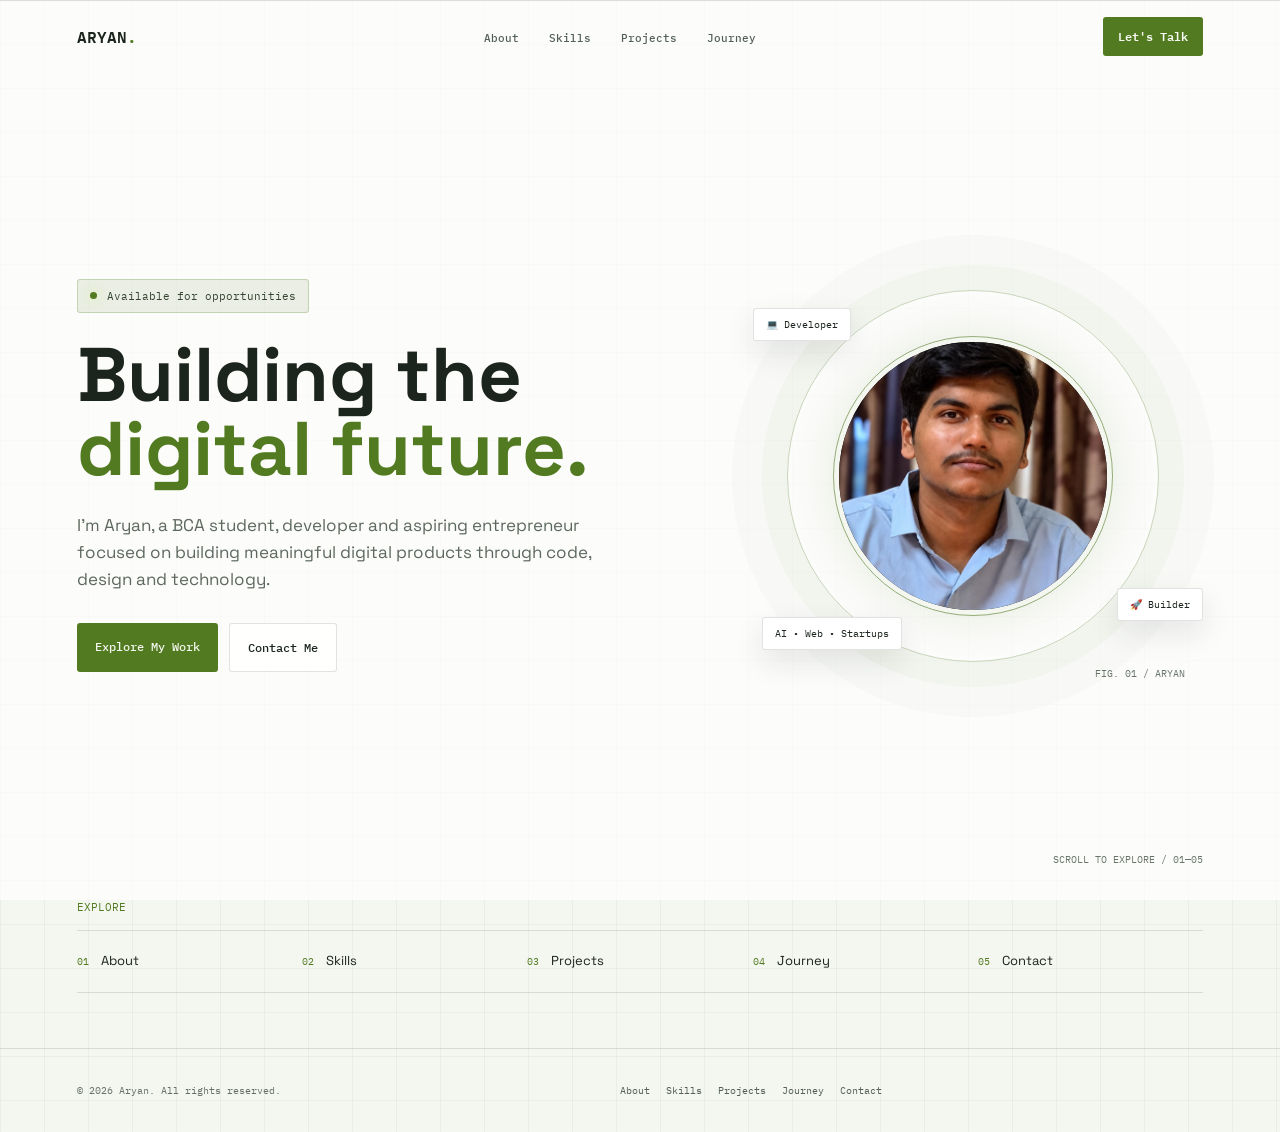
<file: index.html>
<!DOCTYPE html>
<html lang="en">
<head>
  <meta charset="UTF-8" />
  <meta name="viewport" content="width=device-width, initial-scale=1.0" />
  <meta name="description" content="Aryan's personal portfolio - Developer, Builder and Entrepreneur." />
  <title>Aryan | Developer Portfolio</title>
  <link rel="preconnect" href="https://fonts.googleapis.com">
  <link rel="preconnect" href="https://fonts.gstatic.com" crossorigin>
  <link href="https://fonts.googleapis.com/css2?family=IBM+Plex+Mono:wght@400;500;600&family=Space+Grotesk:wght@400;500;600;700&display=swap" rel="stylesheet" />
  <link rel="stylesheet" href="style.css" />
</head>
<body class="home-page">
  <header id="header">
    <nav>
      <a href="index.html#home" class="logo" aria-current="page">ARYAN<span>.</span></a>
      <ul class="nav-links">
        <li><a href="about.html">About</a></li>
        <li><a href="skills.html">Skills</a></li>
        <li><a href="projects.html">Projects</a></li>
        <li><a href="journey.html">Journey</a></li>
      </ul>
      <a href="contact.html" class="nav-btn">Let's Talk</a>
    </nav>
  </header>
  <main>
    <section class="hero" id="home">
      <div class="hero-container">
        <div class="hero-content">
          <div class="badge"><span class="status-dot"></span>Available for opportunities</div>
          <h1>Building the<br><span>digital future.</span></h1>
          <p class="hero-description">I'm Aryan, a BCA student, developer and aspiring entrepreneur focused on building meaningful digital products through code, design and technology.</p>
          <div class="hero-buttons">
            <a href="projects.html" class="primary-btn">Explore My Work</a>
            <a href="contact.html" class="secondary-btn">Contact Me</a>
          </div>
        </div>
        <div class="hero-card">
          <div class="floating-card fc1">💻 Developer</div>
          <div class="floating-card fc2">🚀 Builder</div>
          <div class="floating-card fc3">AI • Web • Startups</div>
          <div class="profile-circle"><img src="profile.jpeg" alt="Aryan"></div>
        </div>
      </div>
    </section>
    <section class="page-directory" aria-label="Portfolio pages">
      <div class="section-container">
        <div class="section-label">Explore</div>
        <nav class="page-directory-links" aria-label="Portfolio pages">
          <a href="about.html"><span>01</span> About</a>
          <a href="skills.html"><span>02</span> Skills</a>
          <a href="projects.html"><span>03</span> Projects</a>
          <a href="journey.html"><span>04</span> Journey</a>
          <a href="contact.html"><span>05</span> Contact</a>
        </nav>
      </div>
    </section>
  </main>
  <footer>
    <div class="footer-container">
      <span>© 2026 Aryan. All rights reserved.</span>
      <nav class="footer-links" aria-label="Page navigation">
        <a href="about.html">About</a><a href="skills.html">Skills</a><a href="projects.html">Projects</a><a href="journey.html">Journey</a><a href="contact.html">Contact</a>
      </nav>
    </div>
  </footer>
  <script src="script.js"></script>
</body>
</html>
</file>
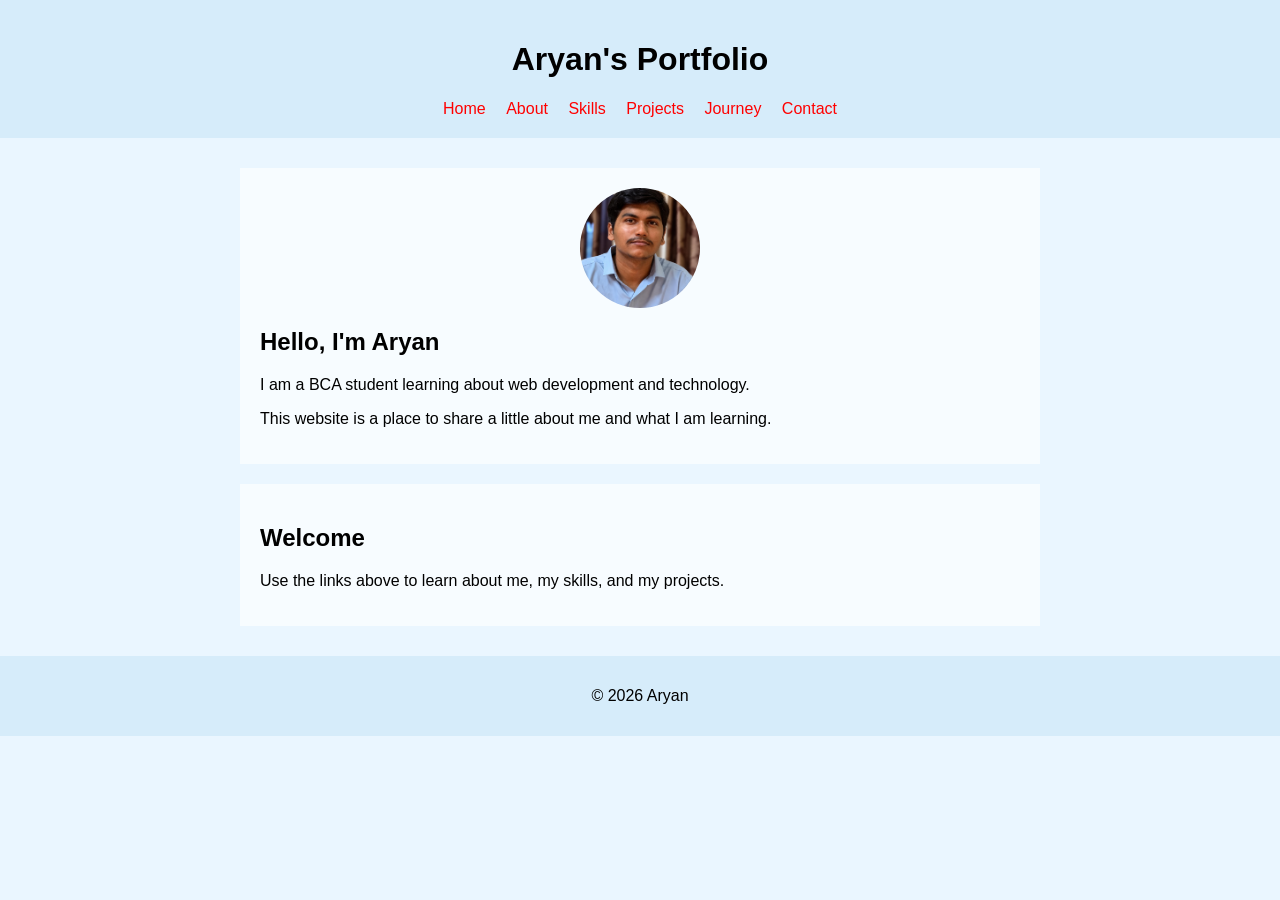
<file: portfolio/index.html>
<!DOCTYPE html>
<html lang="en">
<head>
    <title>Aryan's Portfolio</title>
    <link rel="stylesheet" href="style.css">
</head>
<body>
    <header>
        <h1>Aryan's Portfolio</h1>
        <nav>
            <a href="index.html">Home</a>
            <a href="about.html">About</a>
            <a href="skills.html">Skills</a>
            <a href="projects.html">Projects</a>
            <a href="journey.html">Journey</a>
            <a href="contact.html">Contact</a>
        </nav>
    </header>

    <main>
        <section>
            <img class="profile-photo" src="..//profile.jpeg" alt="Photo of Aryan">
            <h2>Hello, I'm Aryan</h2>
            <p>I am a BCA student learning about web development and technology.</p>
            <p>This website is a place to share a little about me and what I am learning.</p>
        </section>

        <section>
            <h2>Welcome</h2>
            <p>Use the links above to learn about me, my skills, and my projects.</p>
        </section>
    </main>

    <footer>
        <p>&copy; 2026 Aryan</p>
    </footer>
</body>
</html>
</file>
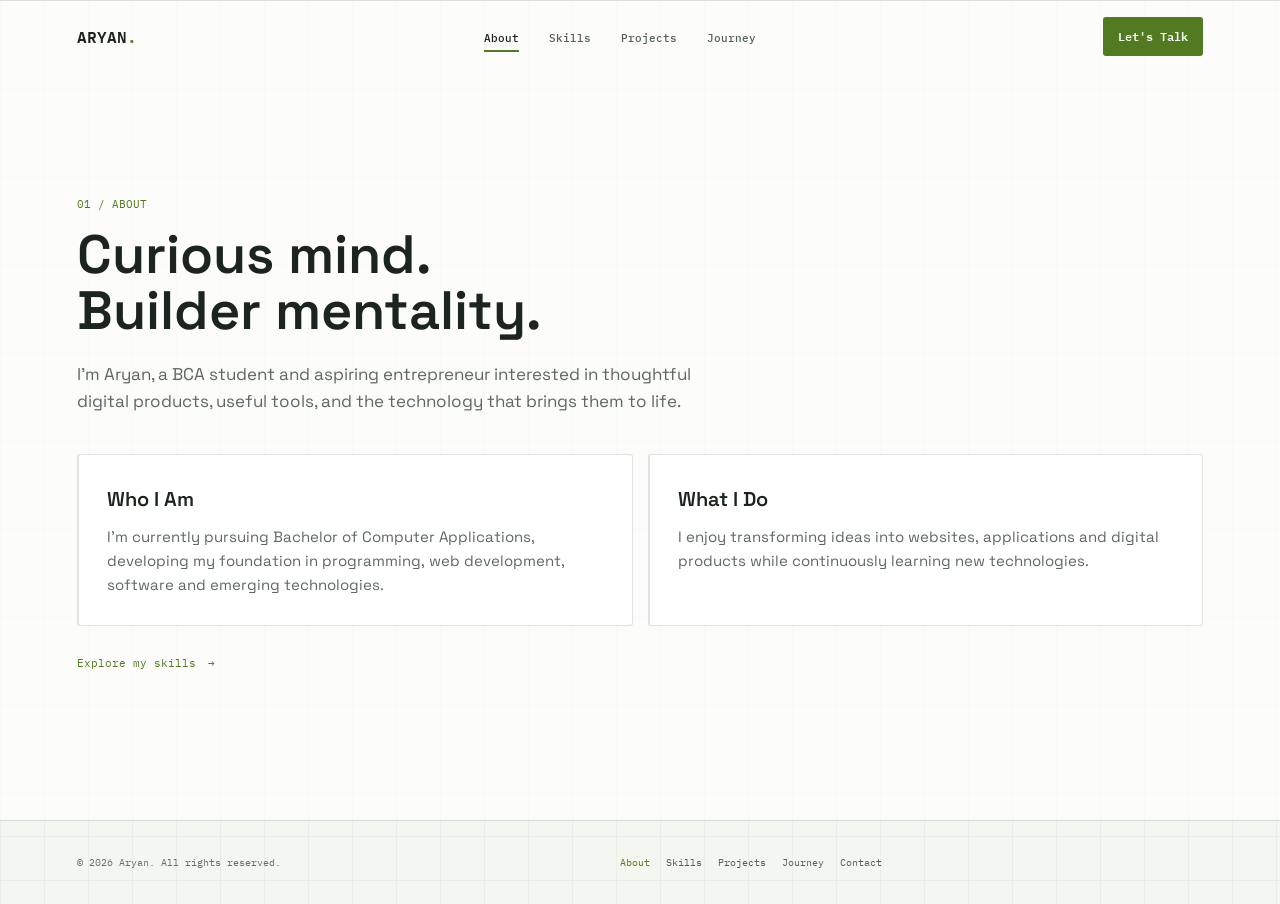
<file: about.html>
<!DOCTYPE html>
<html lang="en">
<head>
  <meta charset="UTF-8" />
  <meta name="viewport" content="width=device-width, initial-scale=1.0" />
  <meta name="description" content="Learn about Aryan, a developer, BCA student and product builder." />
  <title>About | Aryan</title>
  <link rel="preconnect" href="https://fonts.googleapis.com">
  <link rel="preconnect" href="https://fonts.gstatic.com" crossorigin>
  <link href="https://fonts.googleapis.com/css2?family=IBM+Plex+Mono:wght@400;500;600&family=Space+Grotesk:wght@400;500;600;700&display=swap" rel="stylesheet" />
  <link rel="stylesheet" href="style.css" />
</head>
<body class="inner-page">
  <header id="header">
    <nav>
      <a href="index.html#home" class="logo">ARYAN<span>.</span></a>
      <ul class="nav-links">
        <li><a href="about.html" aria-current="page">About</a></li>
        <li><a href="skills.html">Skills</a></li>
        <li><a href="projects.html">Projects</a></li>
        <li><a href="journey.html">Journey</a></li>
      </ul>
      <a href="contact.html" class="nav-btn">Let's Talk</a>
    </nav>
  </header>
  <main>
    <section class="page-section">
      <div class="section-container reveal">
        <div class="section-label">01 / About</div>
        <h1 class="section-title">Curious mind.<br>Builder mentality.</h1>
        <p class="page-lede">I'm Aryan, a BCA student and aspiring entrepreneur interested in thoughtful digital products, useful tools, and the technology that brings them to life.</p>
        <div class="about-grid">
          <article class="about-card">
            <h2>Who I Am</h2>
            <p>I'm currently pursuing Bachelor of Computer Applications, developing my foundation in programming, web development, software and emerging technologies.</p>
          </article>
          <article class="about-card">
            <h2>What I Do</h2>
            <p>I enjoy transforming ideas into websites, applications and digital products while continuously learning new technologies.</p>
          </article>
        </div>
        <a class="text-link" href="skills.html">Explore my skills <span aria-hidden="true">→</span></a>
      </div>
    </section>
  </main>
  <footer>
    <div class="footer-container">
      <span>© 2026 Aryan. All rights reserved.</span>
      <nav class="footer-links" aria-label="Page navigation">
        <a href="about.html" aria-current="page">About</a><a href="skills.html">Skills</a><a href="projects.html">Projects</a><a href="journey.html">Journey</a><a href="contact.html">Contact</a>
      </nav>
    </div>
  </footer>
  <script src="script.js"></script>
</body>
</html>
</file>
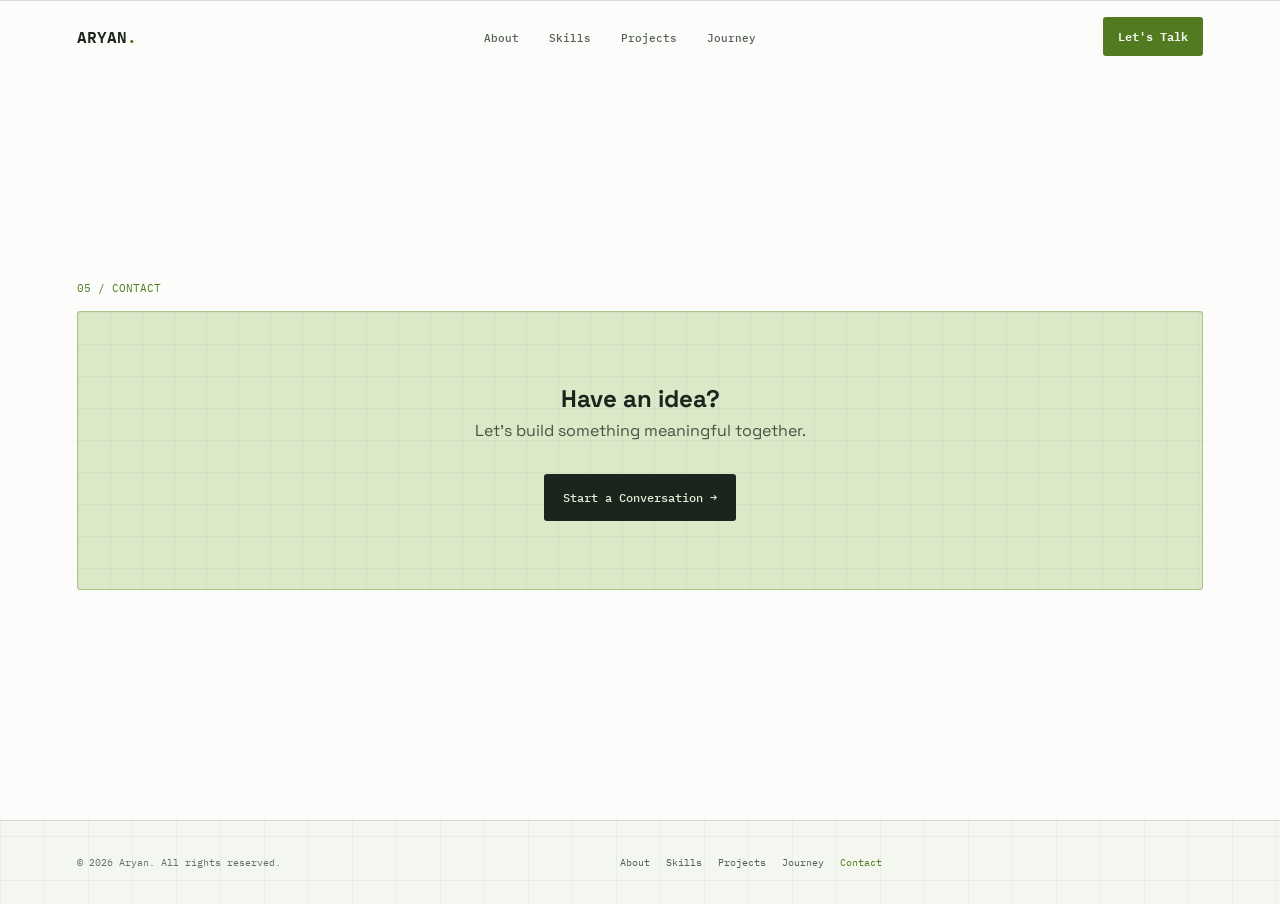
<file: contact.html>
<!DOCTYPE html>
<html lang="en">
<head>
  <meta charset="UTF-8" />
  <meta name="viewport" content="width=device-width, initial-scale=1.0" />
  <meta name="description" content="Get in touch with Aryan about ideas, projects and opportunities." />
  <title>Contact | Aryan</title>
  <link rel="preconnect" href="https://fonts.googleapis.com">
  <link rel="preconnect" href="https://fonts.gstatic.com" crossorigin>
  <link href="https://fonts.googleapis.com/css2?family=IBM+Plex+Mono:wght@400;500;600&family=Space+Grotesk:wght@400;500;600;700&display=swap" rel="stylesheet" />
  <link rel="stylesheet" href="style.css" />
</head>
<body class="inner-page">
  <header id="header">
    <nav>
      <a href="index.html#home" class="logo">ARYAN<span>.</span></a>
      <ul class="nav-links">
        <li><a href="about.html">About</a></li>
        <li><a href="skills.html">Skills</a></li>
        <li><a href="projects.html">Projects</a></li>
        <li><a href="journey.html">Journey</a></li>
      </ul>
      <a href="contact.html" class="nav-btn" aria-current="page">Let's Talk</a>
    </nav>
  </header>
  <main>
    <section class="page-section contact-page">
      <div class="section-container reveal">
        <div class="section-label">05 / Contact</div>
        <div class="contact-box">
          <h1>Have an idea?</h1>
          <p>Let's build something meaningful together.</p>
          <a class="contact-btn" href="mailto:your@email.com">Start a Conversation <span aria-hidden="true">→</span></a>
        </div>
      </div>
    </section>
  </main>
  <footer>
    <div class="footer-container">
      <span>© 2026 Aryan. All rights reserved.</span>
      <nav class="footer-links" aria-label="Page navigation">
        <a href="about.html">About</a><a href="skills.html">Skills</a><a href="projects.html">Projects</a><a href="journey.html">Journey</a><a href="contact.html" aria-current="page">Contact</a>
      </nav>
    </div>
  </footer>
  <script src="script.js"></script>
</body>
</html>
</file>
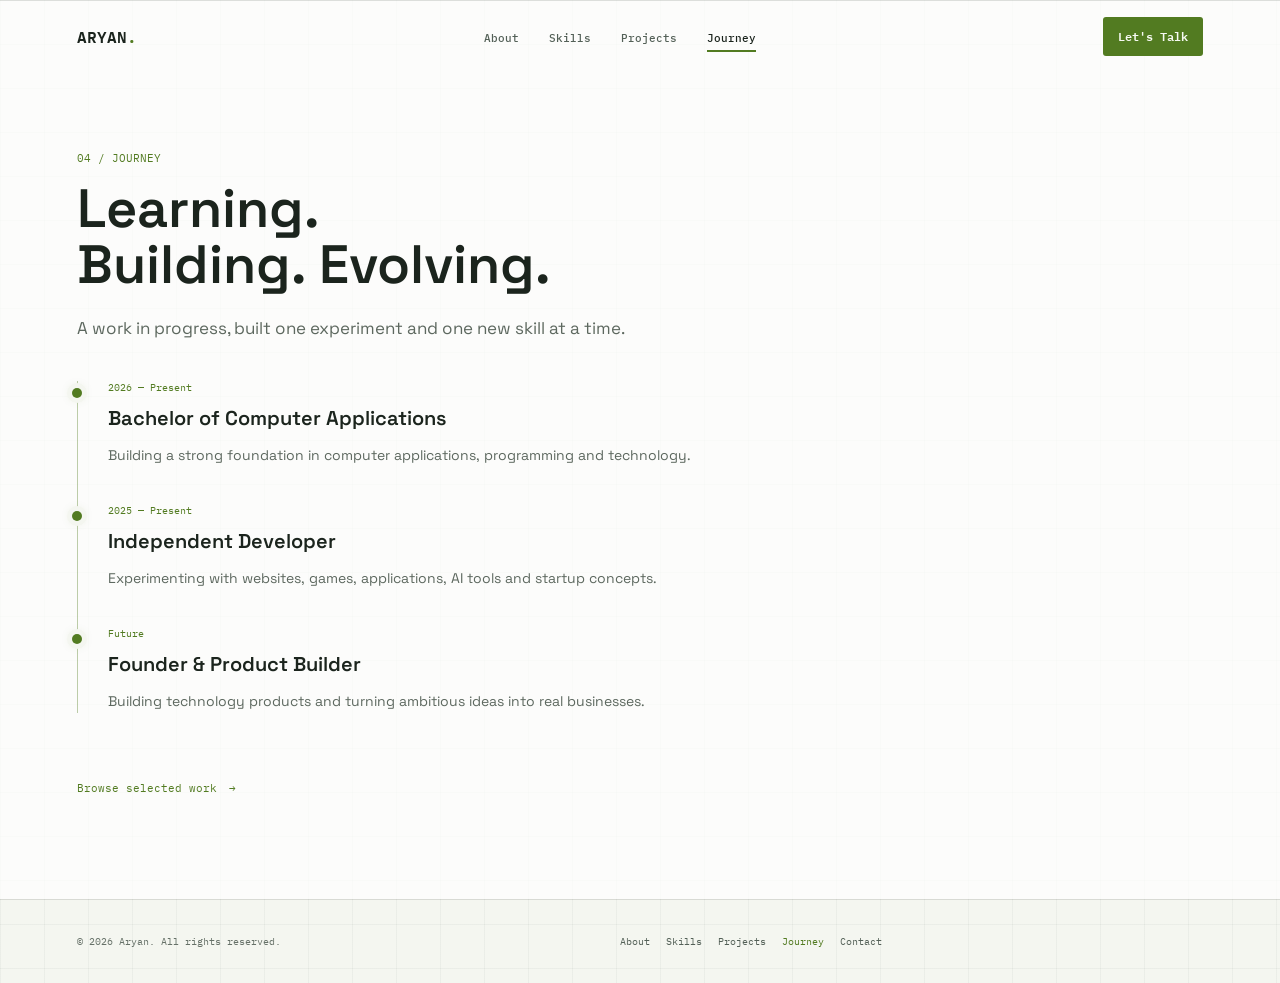
<file: journey.html>
<!DOCTYPE html>
<html lang="en">
<head>
  <meta charset="UTF-8" />
  <meta name="viewport" content="width=device-width, initial-scale=1.0" />
  <meta name="description" content="Follow Aryan's journey as a computer applications student and independent developer." />
  <title>Journey | Aryan</title>
  <link rel="preconnect" href="https://fonts.googleapis.com">
  <link rel="preconnect" href="https://fonts.gstatic.com" crossorigin>
  <link href="https://fonts.googleapis.com/css2?family=IBM+Plex+Mono:wght@400;500;600&family=Space+Grotesk:wght@400;500;600;700&display=swap" rel="stylesheet" />
  <link rel="stylesheet" href="style.css" />
</head>
<body class="inner-page">
  <header id="header">
    <nav>
      <a href="index.html#home" class="logo">ARYAN<span>.</span></a>
      <ul class="nav-links">
        <li><a href="about.html">About</a></li>
        <li><a href="skills.html">Skills</a></li>
        <li><a href="projects.html">Projects</a></li>
        <li><a href="journey.html" aria-current="page">Journey</a></li>
      </ul>
      <a href="contact.html" class="nav-btn">Let's Talk</a>
    </nav>
  </header>
  <main>
    <section class="page-section">
      <div class="section-container reveal">
        <div class="section-label">04 / Journey</div>
        <h1 class="section-title">Learning.<br>Building. Evolving.</h1>
        <p class="page-lede">A work in progress, built one experiment and one new skill at a time.</p>
        <div class="timeline">
          <article class="timeline-item">
            <div class="timeline-date">2026 — Present</div>
            <h2>Bachelor of Computer Applications</h2>
            <p>Building a strong foundation in computer applications, programming and technology.</p>
          </article>
          <article class="timeline-item">
            <div class="timeline-date">2025 — Present</div>
            <h2>Independent Developer</h2>
            <p>Experimenting with websites, games, applications, AI tools and startup concepts.</p>
          </article>
          <article class="timeline-item">
            <div class="timeline-date">Future</div>
            <h2>Founder & Product Builder</h2>
            <p>Building technology products and turning ambitious ideas into real businesses.</p>
          </article>
        </div>
        <a class="text-link" href="projects.html">Browse selected work <span aria-hidden="true">→</span></a>
      </div>
    </section>
  </main>
  <footer>
    <div class="footer-container">
      <span>© 2026 Aryan. All rights reserved.</span>
      <nav class="footer-links" aria-label="Page navigation">
        <a href="about.html">About</a><a href="skills.html">Skills</a><a href="projects.html">Projects</a><a href="journey.html" aria-current="page">Journey</a><a href="contact.html">Contact</a>
      </nav>
    </div>
  </footer>
  <script src="script.js"></script>
</body>
</html>
</file>
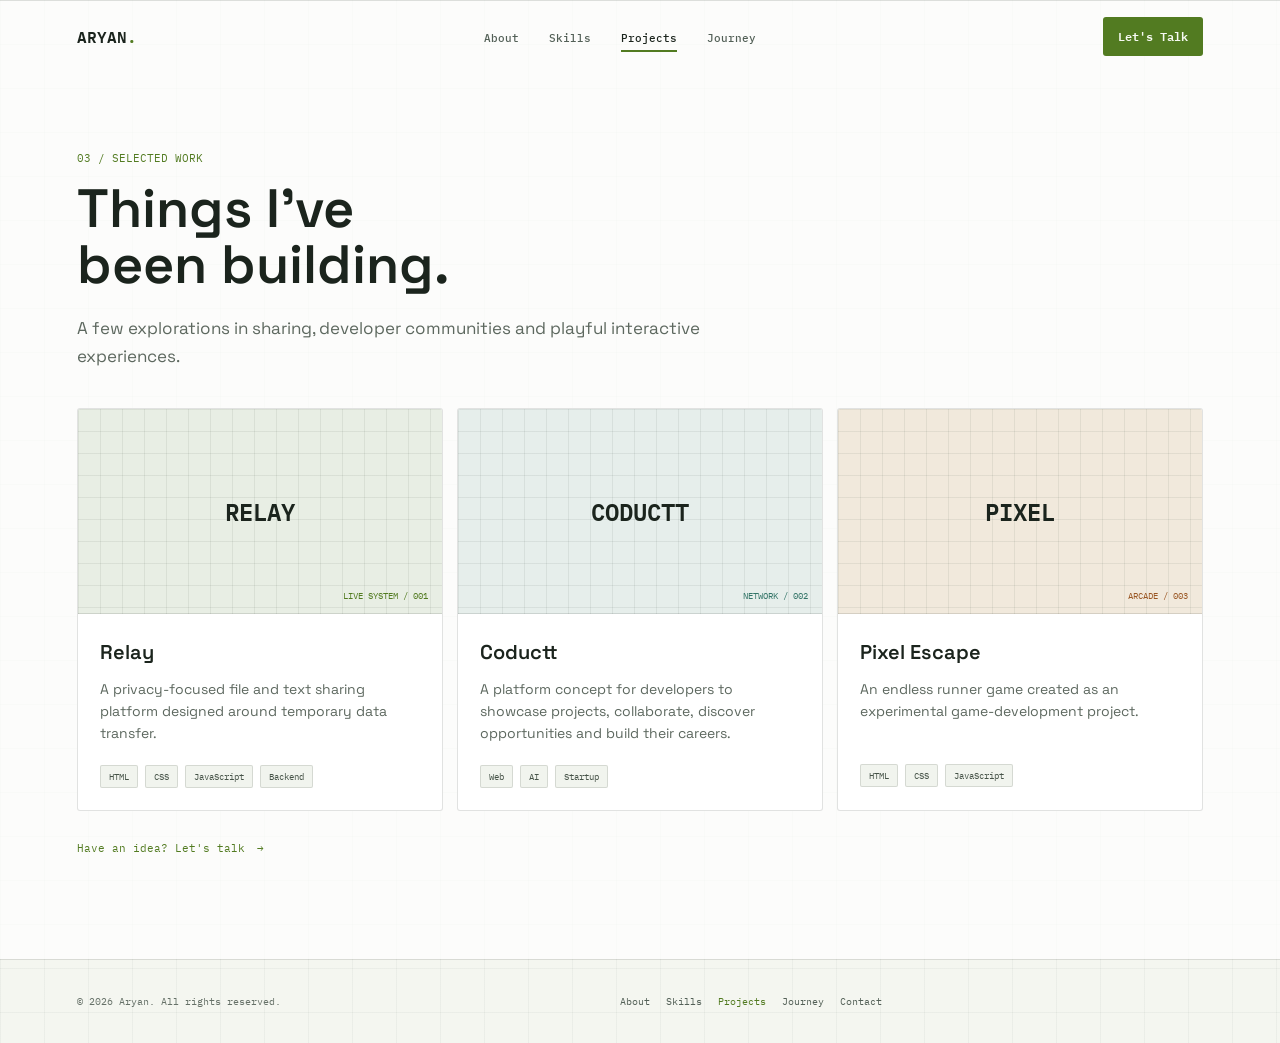
<file: projects.html>
<!DOCTYPE html>
<html lang="en">
<head>
  <meta charset="UTF-8" />
  <meta name="viewport" content="width=device-width, initial-scale=1.0" />
  <meta name="description" content="Selected web, product and game projects by Aryan." />
  <title>Projects | Aryan</title>
  <link rel="preconnect" href="https://fonts.googleapis.com">
  <link rel="preconnect" href="https://fonts.gstatic.com" crossorigin>
  <link href="https://fonts.googleapis.com/css2?family=IBM+Plex+Mono:wght@400;500;600&family=Space+Grotesk:wght@400;500;600;700&display=swap" rel="stylesheet" />
  <link rel="stylesheet" href="style.css" />
</head>
<body class="inner-page">
  <header id="header">
    <nav>
      <a href="index.html#home" class="logo">ARYAN<span>.</span></a>
      <ul class="nav-links">
        <li><a href="about.html">About</a></li>
        <li><a href="skills.html">Skills</a></li>
        <li><a href="projects.html" aria-current="page">Projects</a></li>
        <li><a href="journey.html">Journey</a></li>
      </ul>
      <a href="contact.html" class="nav-btn">Let's Talk</a>
    </nav>
  </header>
  <main>
    <section class="page-section">
      <div class="section-container reveal">
        <div class="section-label">03 / Selected Work</div>
        <h1 class="section-title">Things I've<br>been building.</h1>
        <p class="page-lede">A few explorations in sharing, developer communities and playful interactive experiences.</p>
        <div class="projects-grid">
          <article class="project-card">
            <div class="project-image">RELAY</div>
            <div class="project-content">
              <h2>Relay</h2>
              <p>A privacy-focused file and text sharing platform designed around temporary data transfer.</p>
              <div class="tags"><span class="tag">HTML</span><span class="tag">CSS</span><span class="tag">JavaScript</span><span class="tag">Backend</span></div>
            </div>
          </article>
          <article class="project-card">
            <div class="project-image">CODUCTT</div>
            <div class="project-content">
              <h2>Coductt</h2>
              <p>A platform concept for developers to showcase projects, collaborate, discover opportunities and build their careers.</p>
              <div class="tags"><span class="tag">Web</span><span class="tag">AI</span><span class="tag">Startup</span></div>
            </div>
          </article>
          <article class="project-card">
            <div class="project-image">PIXEL</div>
            <div class="project-content">
              <h2>Pixel Escape</h2>
              <p>An endless runner game created as an experimental game-development project.</p>
              <div class="tags"><span class="tag">HTML</span><span class="tag">CSS</span><span class="tag">JavaScript</span></div>
            </div>
          </article>
        </div>
        <a class="text-link" href="contact.html">Have an idea? Let's talk <span aria-hidden="true">→</span></a>
      </div>
    </section>
  </main>
  <footer>
    <div class="footer-container">
      <span>© 2026 Aryan. All rights reserved.</span>
      <nav class="footer-links" aria-label="Page navigation">
        <a href="about.html">About</a><a href="skills.html">Skills</a><a href="projects.html" aria-current="page">Projects</a><a href="journey.html">Journey</a><a href="contact.html">Contact</a>
      </nav>
    </div>
  </footer>
  <script src="script.js"></script>
</body>
</html>
</file>
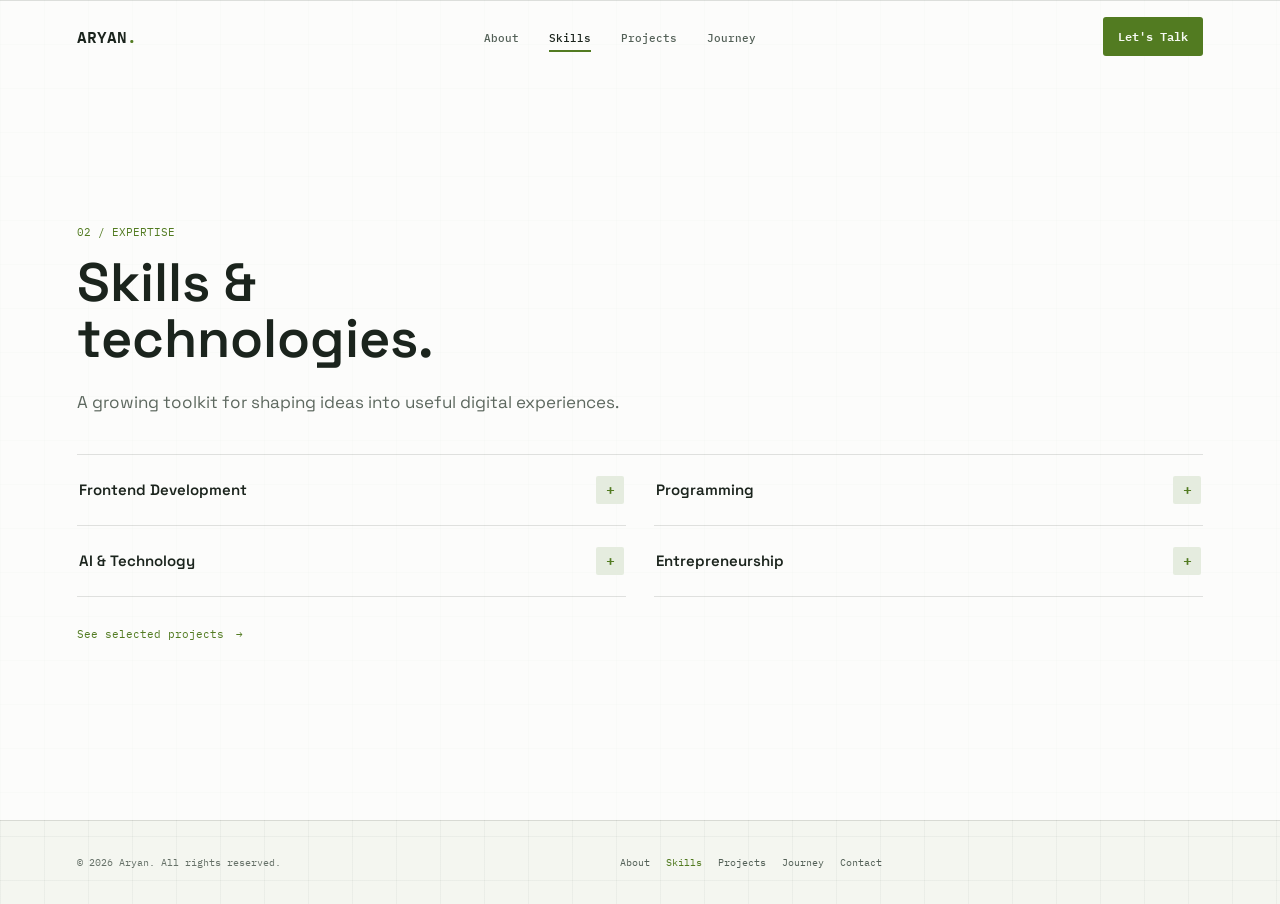
<file: skills.html>
<!DOCTYPE html>
<html lang="en">
<head>
  <meta charset="UTF-8" />
  <meta name="viewport" content="width=device-width, initial-scale=1.0" />
  <meta name="description" content="Explore Aryan's development, programming, AI and product-building skills." />
  <title>Skills | Aryan</title>
  <link rel="preconnect" href="https://fonts.googleapis.com">
  <link rel="preconnect" href="https://fonts.gstatic.com" crossorigin>
  <link href="https://fonts.googleapis.com/css2?family=IBM+Plex+Mono:wght@400;500;600&family=Space+Grotesk:wght@400;500;600;700&display=swap" rel="stylesheet" />
  <link rel="stylesheet" href="style.css" />
</head>
<body class="inner-page">
  <header id="header">
    <nav>
      <a href="index.html#home" class="logo">ARYAN<span>.</span></a>
      <ul class="nav-links">
        <li><a href="about.html">About</a></li>
        <li><a href="skills.html" aria-current="page">Skills</a></li>
        <li><a href="projects.html">Projects</a></li>
        <li><a href="journey.html">Journey</a></li>
      </ul>
      <a href="contact.html" class="nav-btn">Let's Talk</a>
    </nav>
  </header>
  <main>
    <section class="page-section">
      <div class="section-container reveal">
        <div class="section-label">02 / Expertise</div>
        <h1 class="section-title">Skills &<br>technologies.</h1>
        <p class="page-lede">A growing toolkit for shaping ideas into useful digital experiences.</p>
        <div class="skills-grid">
          <div class="skill-item">
            <div class="skill-header" aria-controls="skill-frontend">Frontend Development <span aria-hidden="true">+</span></div>
            <div class="skill-content" id="skill-frontend">HTML5, CSS3, JavaScript, responsive design, modern UI systems and interactive web experiences.</div>
          </div>
          <div class="skill-item">
            <div class="skill-header" aria-controls="skill-programming">Programming <span aria-hidden="true">+</span></div>
            <div class="skill-content" id="skill-programming">Python, JavaScript and programming fundamentals. Currently expanding knowledge in software development.</div>
          </div>
          <div class="skill-item">
            <div class="skill-header" aria-controls="skill-ai">AI & Technology <span aria-hidden="true">+</span></div>
            <div class="skill-content" id="skill-ai">Exploring artificial intelligence, AI-powered applications, automation and modern developer tools.</div>
          </div>
          <div class="skill-item">
            <div class="skill-header" aria-controls="skill-entrepreneurship">Entrepreneurship <span aria-hidden="true">+</span></div>
            <div class="skill-content" id="skill-entrepreneurship">Product ideation, startup concepts, digital businesses, branding and building products from zero.</div>
          </div>
        </div>
        <a class="text-link" href="projects.html">See selected projects <span aria-hidden="true">→</span></a>
      </div>
    </section>
  </main>
  <footer>
    <div class="footer-container">
      <span>© 2026 Aryan. All rights reserved.</span>
      <nav class="footer-links" aria-label="Page navigation">
        <a href="about.html">About</a><a href="skills.html" aria-current="page">Skills</a><a href="projects.html">Projects</a><a href="journey.html">Journey</a><a href="contact.html">Contact</a>
      </nav>
    </div>
  </footer>
  <script src="script.js"></script>
</body>
</html>
</file>
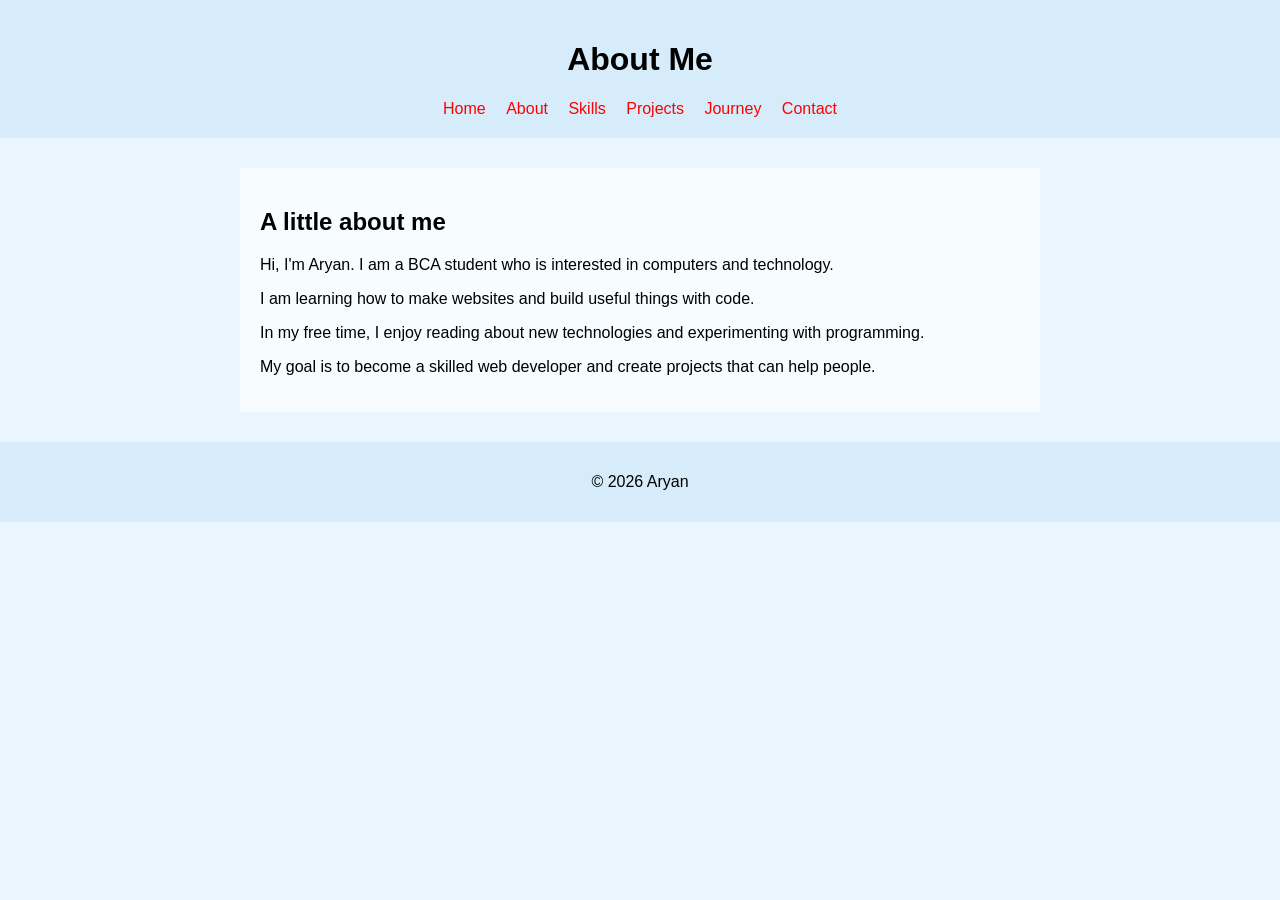
<file: portfolio/about.html>
<!DOCTYPE html>
<html lang="en">
<head>
	<title>About Me | Aryan</title>
	<link rel="stylesheet" href="style.css">
</head>
<body>
	<header>
		<h1>About Me</h1>
		<nav>
			<a href="index.html">Home</a>
			<a href="about.html">About</a>
			<a href="skills.html">Skills</a>
			<a href="projects.html">Projects</a>
			<a href="journey.html">Journey</a>
			<a href="contact.html">Contact</a>
		</nav>
	</header>

	<main>
		<section>
			<h2>A little about me</h2>
			<p>Hi, I'm Aryan. I am a BCA student who is interested in computers and technology.</p>
			<p>I am learning how to make websites and build useful things with code.</p>
            <p>In my free time, I enjoy reading about new technologies and experimenting with programming.</p>
            <p>My goal is to become a skilled web developer and create projects that can help people.</p>
		</section>
	</main>

	<footer>
		<p>&copy; 2026 Aryan</p>
	</footer>
</body>
</html>
</file>
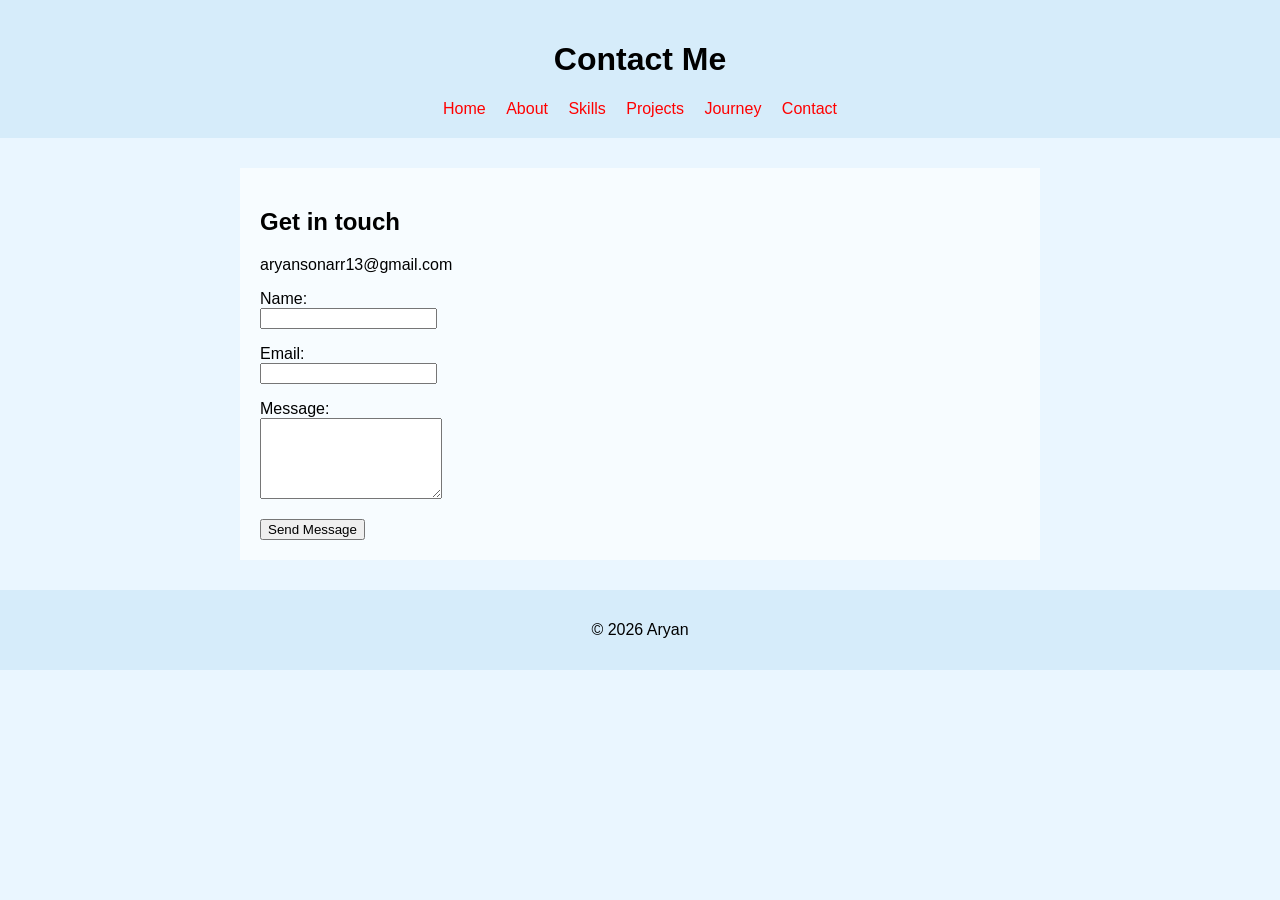
<file: portfolio/contact.html>
<!DOCTYPE html>
<html lang="en">
<head>
    <meta charset="UTF-8">
    <meta name="viewport" content="width=device-width, initial-scale=1.0">
    <title>Contact | Aryan</title>
    <link rel="stylesheet" href="style.css">
</head>
<body>
    <header>
        <h1>Contact Me</h1>
        <nav>
            <a href="index.html">Home</a>
            <a href="about.html">About</a>
            <a href="skills.html">Skills</a>
            <a href="projects.html">Projects</a>
            <a href="journey.html">Journey</a>
            <a href="contact.html">Contact</a>
        </nav>
    </header>

    <main>
        <section>
            <h2>Get in touch</h2>
            <p>aryansonarr13@gmail.com</p>

            <form>
                <p>
                    <label for="name">Name:</label><br>
                    <input type="text" id="name" name="name" required>
                </p>
                <p>
                    <label for="email">Email:</label><br>
                    <input type="email" id="email" name="email" required>
                </p>
                <p>
                    <label for="message">Message:</label><br>
                    <textarea id="message" name="message" rows="5" required></textarea>
                </p>
                <button type="submit">Send Message</button>
            </form>
        </section>
    </main>

    <footer>
        <p>&copy; 2026 Aryan</p>
    </footer>
</body>
</html>
</file>
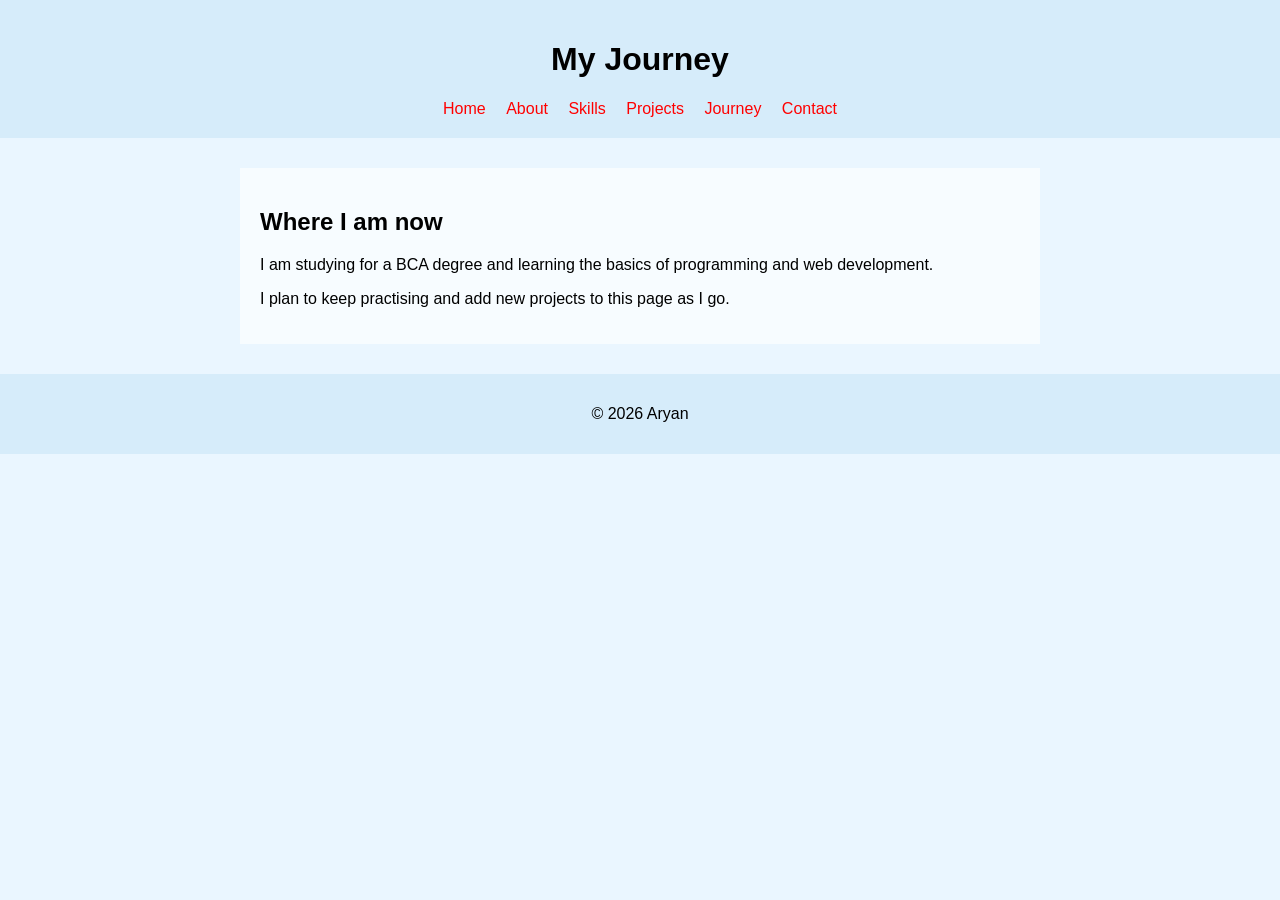
<file: portfolio/journey.html>
<!DOCTYPE html>
<html lang="en">
<head>
    <meta charset="UTF-8">
    <meta name="viewport" content="width=device-width, initial-scale=1.0">
    <title>My Journey | Aryan</title>
    <link rel="stylesheet" href="style.css">
</head>
<body>
    <header>
        <h1>My Journey</h1>
        <nav>
            <a href="index.html">Home</a>
            <a href="about.html">About</a>
            <a href="skills.html">Skills</a>
            <a href="projects.html">Projects</a>
            <a href="journey.html">Journey</a>
            <a href="contact.html">Contact</a>
        </nav>
    </header>

    <main>
        <section>
            <h2>Where I am now</h2>
            <p>I am studying for a BCA degree and learning the basics of programming and web development.</p>
            <p>I plan to keep practising and add new projects to this page as I go.</p>
        </section>
    </main>

    <footer>
        <p>&copy; 2026 Aryan</p>
    </footer>
</body>
</html>
</file>
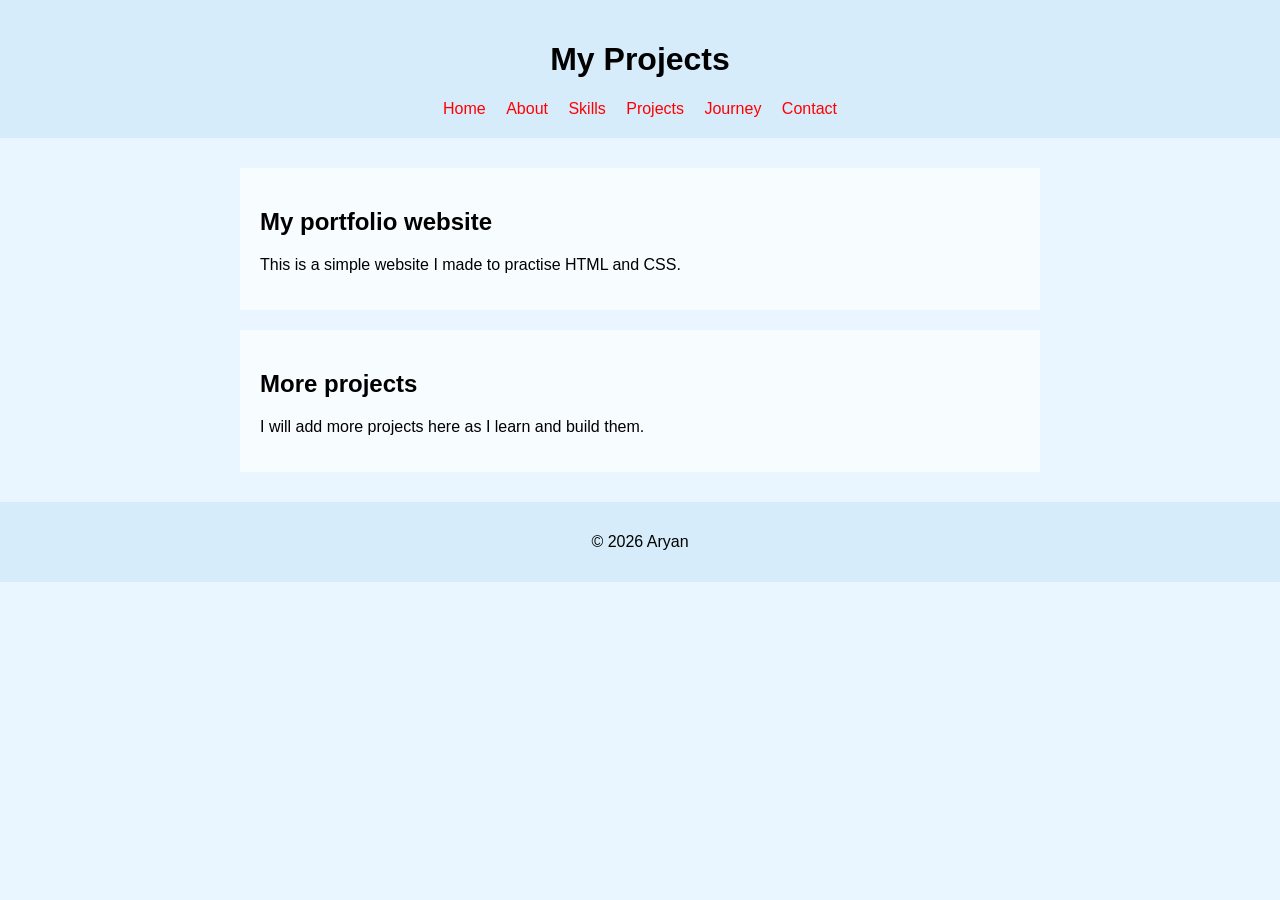
<file: portfolio/projects.html>
<!DOCTYPE html>
<html lang="en">
<head>
    <meta charset="UTF-8">
    <meta name="viewport" content="width=device-width, initial-scale=1.0">
    <title>Projects | Aryan</title>
    <link rel="stylesheet" href="style.css">
</head>
<body>
    <header>
        <h1>My Projects</h1>
        <nav>
            <a href="index.html">Home</a>
            <a href="about.html">About</a>
            <a href="skills.html">Skills</a>
            <a href="projects.html">Projects</a>
            <a href="journey.html">Journey</a>
            <a href="contact.html">Contact</a>
        </nav>
    </header>

    <main>
        <section>
            <h2>My portfolio website</h2>
            <p>This is a simple website I made to practise HTML and CSS.</p>
        </section>
        <section>
            <h2>More projects</h2>
            <p>I will add more projects here as I learn and build them.</p>
        </section>
    </main>

    <footer>
        <p>&copy; 2026 Aryan</p>
    </footer>
</body>
</html>
</file>
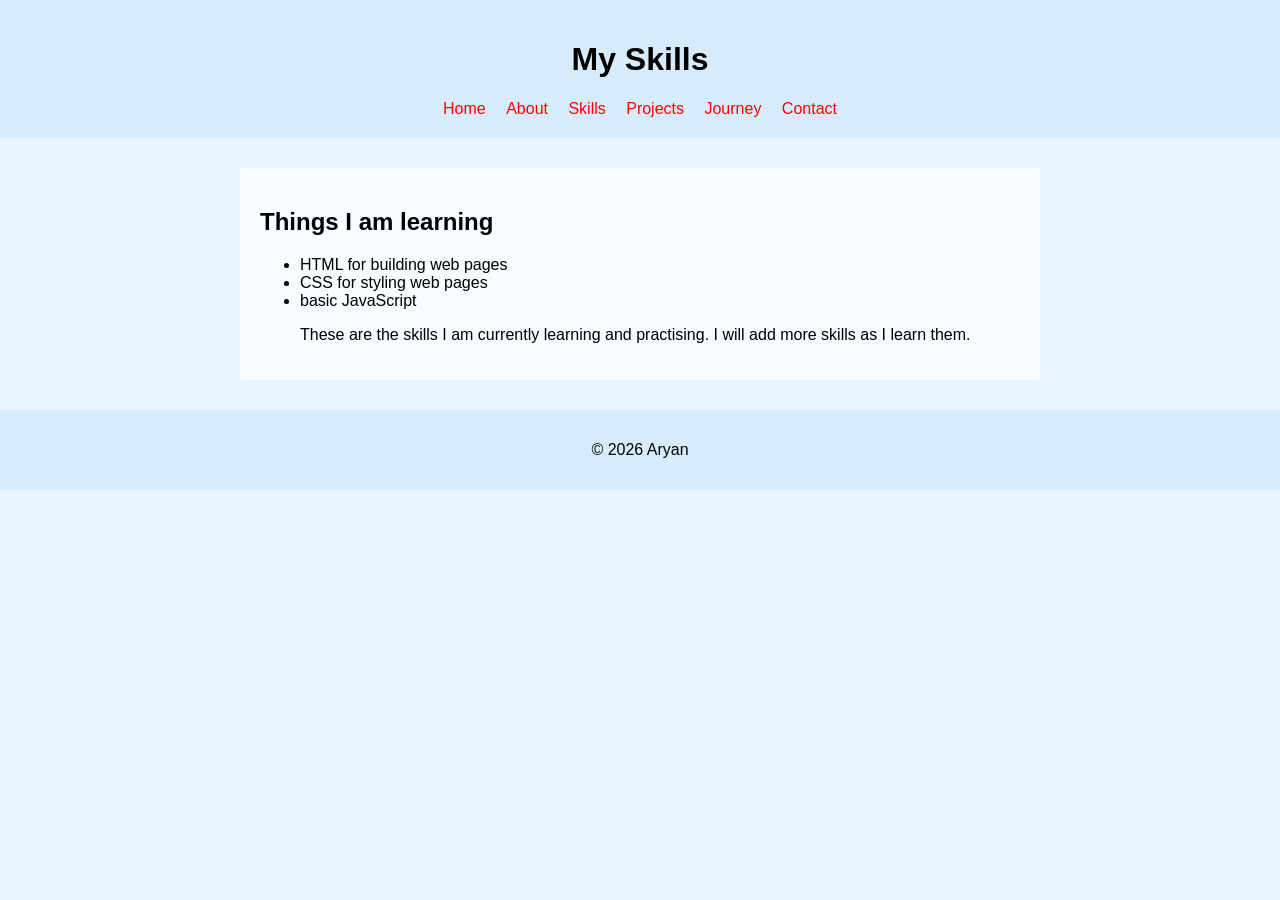
<file: portfolio/skills.html>
<!DOCTYPE html>
<html lang="en">
<head>

	<title>Skills | Aryan</title>
	<link rel="stylesheet" href="style.css">
</head>
<body>
	<header>
		<h1>My Skills</h1>
		<nav>
			<a href="index.html">Home</a>
			<a href="about.html">About</a>
			<a href="skills.html">Skills</a>
			<a href="projects.html">Projects</a>
			<a href="journey.html">Journey</a>
			<a href="contact.html">Contact</a>
		</nav>
	</header>

	<main>
		<section>
			<h2>Things I am learning</h2>
			<ul>
				<li>HTML for building web pages</li>
				<li>CSS for styling web pages</li>
				<li>basic JavaScript</li>
                <p>These are the skills I am currently learning and practising. I will add more skills as I learn them.</p>
			</ul>
		</section>
	</main>

	<footer>
		<p>&copy; 2026 Aryan</p>
	</footer>
</body>
</html>
</file>
<file: style.css>
/* =========================================
   ARYAN PORTFOLIO
   PREMIUM LIGHT DESIGN
========================================= */

* {
  margin: 0;
  padding: 0;
  box-sizing: border-box;
  scroll-behavior: smooth;
}

:root {
  --bg: #f7f8fa;
  --white: #ffffff;
  --text: #111111;
  --muted: #6b7280;
  --border: rgba(0, 0, 0, 0.08);
  --soft: #f0f1f3;
  --black: #111111;
  --shadow: 0 20px 60px rgba(0, 0, 0, 0.08);
}

body {
  font-family: "Inter", sans-serif;
  background: var(--bg);
  color: var(--text);
  line-height: 1.6;
  overflow-x: hidden;
}

a {
  text-decoration: none;
  color: inherit;
}

button {
  font-family: inherit;
}


/* =========================================
   NAVBAR
========================================= */

header {
  position: fixed;
  top: 0;
  left: 0;
  width: 100%;
  z-index: 1000;
  padding: 18px 6%;
  transition: all 0.35s ease;
}

header.scrolled {
  background: rgba(255, 255, 255, 0.82);
  backdrop-filter: blur(20px);
  -webkit-backdrop-filter: blur(20px);
  border-bottom: 1px solid var(--border);
  box-shadow: 0 5px 30px rgba(0, 0, 0, 0.04);
}

nav {
  max-width: 1250px;
  margin: auto;
  display: flex;
  justify-content: space-between;
  align-items: center;
}

.logo {
  font-size: 21px;
  font-weight: 800;
  letter-spacing: -1px;
}

.logo span {
  color: #777;
}

.nav-links {
  display: flex;
  gap: 32px;
  list-style: none;
}

.nav-links a {
  position: relative;
  font-size: 14px;
  font-weight: 500;
  color: #555;
  transition: 0.3s ease;
}

.nav-links a::after {
  content: "";
  position: absolute;
  left: 0;
  bottom: -7px;
  width: 0;
  height: 1px;
  background: #111;
  transition: 0.3s ease;
}

.nav-links a:hover {
  color: #000;
}

.nav-links a:hover::after {
  width: 100%;
}

.nav-btn {
  padding: 11px 18px;
  border-radius: 50px;
  background: #111;
  color: white;
  font-size: 13px;
  transition: 0.3s ease;
}

.nav-btn:hover {
  transform: translateY(-2px);
  box-shadow: 0 10px 25px rgba(0, 0, 0, 0.18);
}


/* =========================================
   HERO
========================================= */

.hero {
  min-height: 100vh;
  display: flex;
  align-items: center;
  position: relative;
  overflow: hidden;
  padding: 120px 6% 80px;
}

.hero::before {
  content: "";
  position: absolute;
  width: 600px;
  height: 600px;
  border-radius: 50%;
  background: radial-gradient(
    circle,
    rgba(0, 0, 0, 0.045),
    transparent 70%
  );
  top: -250px;
  right: -150px;
  pointer-events: none;
}

.hero-container {
  max-width: 1250px;
  width: 100%;
  margin: auto;
  display: grid;
  grid-template-columns: 1.3fr 0.7fr;
  align-items: center;
  gap: 60px;
}

.hero-content {
  animation: heroIn 1s ease forwards;
}

.badge {
  display: inline-flex;
  align-items: center;
  gap: 8px;
  padding: 8px 14px;
  border: 1px solid var(--border);
  background: white;
  border-radius: 50px;
  font-size: 12px;
  color: #555;
  margin-bottom: 25px;
  box-shadow: 0 8px 25px rgba(0, 0, 0, 0.04);
}

.status-dot {
  width: 7px;
  height: 7px;
  background: #22c55e;
  border-radius: 50%;
  box-shadow: 0 0 10px rgba(34, 197, 94, 0.6);
  animation: pulse 2s infinite;
}

.hero h1 {
  font-size: clamp(50px, 7vw, 90px);
  line-height: 0.98;
  letter-spacing: -5px;
  margin-bottom: 28px;
  font-weight: 800;
}

.hero h1 span {
  color: #999;
}

.hero-description {
  max-width: 620px;
  font-size: 18px;
  color: var(--muted);
  margin-bottom: 35px;
}

.hero-buttons {
  display: flex;
  gap: 14px;
  flex-wrap: wrap;
}

.primary-btn,
.secondary-btn {
  padding: 14px 22px;
  border-radius: 50px;
  font-size: 14px;
  font-weight: 600;
  transition: 0.3s ease;
}

.primary-btn {
  background: #111;
  color: white;
}

.secondary-btn {
  border: 1px solid var(--border);
  background: white;
}

.primary-btn:hover,
.secondary-btn:hover {
  transform: translateY(-4px);
  box-shadow: var(--shadow);
}


/* =========================================
   HERO CARD
========================================= */

.hero-card {
  position: relative;
  height: 450px;
  border-radius: 30px;
  background: linear-gradient(
    145deg,
    #ffffff,
    #eceef1
  );
  border: 1px solid rgba(0, 0, 0, 0.07);
  box-shadow: var(--shadow);
  display: flex;
  align-items: center;
  justify-content: center;
  animation: floating 5s ease-in-out infinite;
}

.profile-circle {
  width: 220px;
  height: 220px;
  border-radius: 50%;
  overflow: hidden;
  background: #111;
  display: flex;
  align-items: center;
  justify-content: center;
  color: white;
  font-size: 75px;
  font-weight: 800;
  box-shadow:
    0 30px 80px rgba(0, 0, 0, 0.2);
}

.profile-circle img {
  width: 100%;
  height: 100%;
  object-fit: cover;
  display: block;
}

.floating-card {
  position: absolute;
  padding: 13px 17px;
  border-radius: 15px;
  background: rgba(255, 255, 255, 0.85);
  backdrop-filter: blur(15px);
  -webkit-backdrop-filter: blur(15px);
  border: 1px solid var(--border);
  box-shadow: 0 15px 40px rgba(0, 0, 0, 0.08);
  font-size: 12px;
  font-weight: 600;
}

.fc1 {
  top: 35px;
  left: 25px;
}

.fc2 {
  bottom: 40px;
  right: 25px;
}

.fc3 {
  bottom: 90px;
  left: 20px;
}


/* =========================================
   SECTIONS
========================================= */

section {
  padding: 110px 6%;
}

.section-container {
  max-width: 1250px;
  margin: auto;
}

.section-label {
  color: #777;
  font-size: 12px;
  text-transform: uppercase;
  letter-spacing: 2px;
  margin-bottom: 15px;
  font-weight: 600;
}

.section-title {
  font-size: clamp(35px, 5vw, 58px);
  letter-spacing: -3px;
  line-height: 1;
  margin-bottom: 55px;
  font-weight: 800;
}


/* =========================================
   ABOUT
========================================= */

.about-grid {
  display: grid;
  grid-template-columns: 1fr 1fr;
  gap: 30px;
}

.about-card {
  background: white;
  border: 1px solid var(--border);
  padding: 35px;
  border-radius: 25px;
  transition: 0.4s ease;
}

.about-card:hover {
  transform: translateY(-8px);
  box-shadow: var(--shadow);
}

.about-card h3 {
  margin-bottom: 15px;
  font-size: 20px;
}

.about-card p {
  color: var(--muted);
  font-size: 15px;
}


/* =========================================
   SKILLS
========================================= */

.skills-grid {
  display: grid;
  grid-template-columns: repeat(2, 1fr);
  gap: 18px;
}

.skill-item {
  background: white;
  border: 1px solid var(--border);
  border-radius: 18px;
  overflow: hidden;
  transition: 0.3s ease;
}

.skill-item:hover {
  box-shadow: 0 15px 40px rgba(0, 0, 0, 0.05);
}

.skill-header {
  padding: 22px;
  display: flex;
  justify-content: space-between;
  align-items: center;
  cursor: pointer;
  font-weight: 600;
}

.skill-header span {
  width: 28px;
  height: 28px;
  border-radius: 50%;
  background: var(--soft);
  display: flex;
  align-items: center;
  justify-content: center;
  transition: 0.3s ease;
}

.skill-content {
  max-height: 0;
  overflow: hidden;
  padding: 0 22px;
  color: var(--muted);
  transition: 0.4s ease;
  font-size: 14px;
}

.skill-item.active .skill-content {
  max-height: 150px;
  padding-bottom: 22px;
}

.skill-item.active .skill-header span {
  transform: rotate(45deg);
  background: #111;
  color: white;
}


/* =========================================
   PROJECTS
========================================= */

.projects-grid {
  display: grid;
  grid-template-columns: repeat(3, 1fr);
  gap: 22px;
}

.project-card {
  background: white;
  border: 1px solid var(--border);
  border-radius: 25px;
  overflow: hidden;
  transition:
    transform 0.25s ease,
    box-shadow 0.25s ease;
  transform-style: preserve-3d;
}

.project-card:hover {
  box-shadow: var(--shadow);
}

.project-image {
  height: 220px;
  background:
    radial-gradient(
      circle at 20% 20%,
      #777,
      transparent 30%
    ),
    linear-gradient(
      135deg,
      #111,
      #555
    );
  display: flex;
  align-items: center;
  justify-content: center;
  color: white;
  font-size: 32px;
  font-weight: 800;
  letter-spacing: -1px;
}

.project-content {
  padding: 25px;
}

.project-content h3 {
  margin-bottom: 10px;
  font-size: 20px;
}

.project-content p {
  color: var(--muted);
  font-size: 14px;
  margin-bottom: 20px;
}

.tags {
  display: flex;
  gap: 7px;
  flex-wrap: wrap;
}

.tag {
  padding: 6px 10px;
  background: var(--soft);
  border-radius: 50px;
  font-size: 11px;
}


/* =========================================
   TIMELINE
========================================= */

.timeline {
  border-left: 1px solid #ccc;
  padding-left: 30px;
}

.timeline-item {
  position: relative;
  margin-bottom: 45px;
}

.timeline-item::before {
  content: "";
  position: absolute;
  width: 10px;
  height: 10px;
  background: #111;
  border-radius: 50%;
  left: -36px;
  top: 7px;
  box-shadow: 0 0 0 5px var(--bg);
}

.timeline-date {
  font-size: 12px;
  color: #888;
  margin-bottom: 8px;
}

.timeline h3 {
  margin-bottom: 6px;
}

.timeline p {
  color: var(--muted);
  font-size: 14px;
}


/* =========================================
   CONTACT
========================================= */

.contact-box {
  background: #111;
  color: white;
  border-radius: 35px;
  padding: 70px;
  text-align: center;
  position: relative;
  overflow: hidden;
}

.contact-box::before,
.contact-box::after {
  content: "";
  position: absolute;
  border-radius: 50%;
  pointer-events: none;
}

.contact-box::before {
  width: 400px;
  height: 400px;
  background: rgba(255, 255, 255, 0.05);
  top: -200px;
  left: -100px;
}

.contact-box::after {
  width: 300px;
  height: 300px;
  background: rgba(255, 255, 255, 0.03);
  bottom: -180px;
  right: -100px;
}

.contact-box h2 {
  font-size: clamp(35px, 5vw, 60px);
  letter-spacing: -3px;
  margin-bottom: 18px;
  position: relative;
  z-index: 2;
}

.contact-box p {
  color: #aaa;
  margin-bottom: 30px;
  position: relative;
  z-index: 2;
}

.contact-btn {
  display: inline-block;
  padding: 14px 25px;
  background: white;
  color: black;
  border-radius: 50px;
  font-weight: 600;
  font-size: 14px;
  position: relative;
  z-index: 2;
  transition: 0.3s ease;
}

.contact-btn:hover {
  transform: scale(1.05);
  box-shadow: 0 15px 40px rgba(255,255,255,0.12);
}


/* =========================================
   FOOTER
========================================= */

footer {
  padding: 35px 6%;
  border-top: 1px solid var(--border);
  color: #777;
  font-size: 13px;
}

.footer-container {
  max-width: 1250px;
  margin: auto;
  display: flex;
  justify-content: space-between;
}


/* =========================================
   SCROLL REVEAL
========================================= */

.reveal {
  opacity: 0;
  transform: translateY(40px);
  transition:
    opacity 0.8s ease,
    transform 0.8s ease;
}

.reveal.show {
  opacity: 1;
  transform: translateY(0);
}


/* =========================================
   ANIMATIONS
========================================= */

@keyframes heroIn {
  from {
    opacity: 0;
    transform: translateY(30px);
  }

  to {
    opacity: 1;
    transform: translateY(0);
  }
}

@keyframes floating {
  0%,
  100% {
    transform: translateY(0);
  }

  50% {
    transform: translateY(-12px);
  }
}

@keyframes pulse {
  0% {
    box-shadow: 0 0 0 0 rgba(34, 197, 94, 0.5);
  }

  70% {
    box-shadow: 0 0 0 8px rgba(34, 197, 94, 0);
  }

  100% {
    box-shadow: 0 0 0 0 rgba(34, 197, 94, 0);
  }
}


/* =========================================
   SELECTION
========================================= */

::selection {
  background: #111;
  color: white;
}


/* =========================================
   SCROLLBAR
========================================= */

::-webkit-scrollbar {
  width: 8px;
}

::-webkit-scrollbar-track {
  background: #f5f5f5;
}

::-webkit-scrollbar-thumb {
  background: #aaa;
  border-radius: 10px;
}

::-webkit-scrollbar-thumb:hover {
  background: #111;
}


/* =========================================
   MOBILE
========================================= */

@media (max-width: 900px) {

  header {
    padding: 16px 5%;
  }

  .nav-links {
    display: none;
  }

  .hero {
    padding: 120px 5% 70px;
  }

  .hero-container {
    grid-template-columns: 1fr;
    gap: 50px;
  }

  .hero h1 {
    font-size: clamp(48px, 13vw, 75px);
    letter-spacing: -4px;
  }

  .hero-description {
    font-size: 16px;
  }

  .hero-card {
    height: 350px;
  }

  .profile-circle {
    width: 170px;
    height: 170px;
    font-size: 58px;
  }

  section {
    padding: 80px 5%;
  }

  .about-grid,
  .skills-grid,
  .projects-grid {
    grid-template-columns: 1fr;
  }

  .section-title {
    letter-spacing: -2px;
  }

  .contact-box {
    padding: 50px 25px;
  }

  .footer-container {
    flex-direction: column;
    gap: 10px;
  }
}


/* =========================================
   SMALL PHONES
========================================= */

@media (max-width: 480px) {

  .nav-btn {
    padding: 9px 14px;
    font-size: 12px;
  }

  .hero h1 {
    font-size: 48px;
  }

  .hero-buttons {
    flex-direction: column;
    align-items: stretch;
  }

  .primary-btn,
  .secondary-btn {
    text-align: center;
  }

  .hero-card {
    height: 300px;
  }

  .floating-card {
    font-size: 10px;
    padding: 10px 12px;
  }

  .fc1 {
    top: 20px;
    left: 15px;
  }

  .fc2 {
    bottom: 20px;
    right: 15px;
  }

  .fc3 {
    bottom: 65px;
    left: 15px;
  }

  .profile-circle {
    width: 140px;
    height: 140px;
    font-size: 48px;
  }

  .contact-box h2 {
    letter-spacing: -2px;
  }
}

/* =========================================
   SIGNAL / TECH PORTFOLIO
========================================= */

:root {
  --bg: #0b0e0d;
  --white: #111614;
  --text: #edf2ed;
  --muted: #9ba59e;
  --border: rgba(226, 239, 229, 0.12);
  --soft: #1a211d;
  --black: #0b0e0d;
  --signal: #c9f36a;
  --signal-dim: rgba(201, 243, 106, 0.12);
  --mono: "IBM Plex Mono", monospace;
  --shadow: 0 24px 70px rgba(0, 0, 0, 0.32);
}

html {
  scroll-padding-top: 90px;
}

body {
  background-color: var(--bg);
  background-image:
    linear-gradient(rgba(206, 230, 211, 0.025) 1px, transparent 1px),
    linear-gradient(90deg, rgba(206, 230, 211, 0.025) 1px, transparent 1px);
  background-size: 44px 44px;
  color: var(--text);
  font-family: "Space Grotesk", sans-serif;
}

header {
  padding: 17px 6%;
}

header.scrolled {
  background: rgba(11, 14, 13, 0.9);
  border-bottom-color: var(--border);
  box-shadow: 0 12px 36px rgba(0, 0, 0, 0.24);
}

nav {
  max-width: 1320px;
}

.logo {
  font-family: var(--mono);
  font-size: 16px;
  font-weight: 600;
  letter-spacing: 0;
}

.logo span,
.hero h1 span {
  color: var(--signal);
}

.nav-links {
  gap: 30px;
}

.nav-links a {
  color: #aab4ac;
  font-family: var(--mono);
  font-size: 11px;
}

.nav-links a::after {
  height: 2px;
  background: var(--signal);
}

.nav-links a:hover {
  color: var(--text);
}

.nav-btn,
.primary-btn,
.secondary-btn,
.contact-btn {
  border-radius: 3px;
  font-family: var(--mono);
  font-size: 12px;
  letter-spacing: 0;
}

.nav-btn {
  padding: 10px 15px;
  background: var(--signal);
  color: var(--bg);
  font-weight: 600;
}

.nav-btn:hover,
.primary-btn:hover,
.secondary-btn:hover,
.contact-btn:hover {
  box-shadow: 0 0 28px rgba(201, 243, 106, 0.2);
  transform: translateY(-2px);
}

.hero {
  min-height: 100vh;
  padding-top: 130px;
}

.hero::before {
  display: none;
}

.hero::after {
  position: absolute;
  right: 6%;
  bottom: 34px;
  color: #67726a;
  content: "SCROLL TO EXPLORE  /  01—05";
  font: 10px var(--mono);
  letter-spacing: 0;
}

.hero-container {
  max-width: 1320px;
  grid-template-columns: 1.15fr 0.85fr;
  gap: 45px;
}

.badge {
  gap: 10px;
  padding: 9px 12px;
  border: 1px solid rgba(201, 243, 106, 0.25);
  border-radius: 3px;
  background: var(--signal-dim);
  box-shadow: none;
  color: #d8e5d5;
  font: 11px var(--mono);
}

.status-dot {
  background: var(--signal);
  box-shadow: 0 0 12px rgba(201, 243, 106, 0.65);
}

.hero h1 {
  max-width: 770px;
  margin-bottom: 25px;
  font-size: 76px;
  letter-spacing: 0;
  line-height: 0.98;
}

.hero-description {
  max-width: 560px;
  margin-bottom: 30px;
  color: #aab4ac;
  font-size: 17px;
}

.hero-buttons {
  gap: 11px;
}

.primary-btn,
.secondary-btn {
  padding: 14px 18px;
  font-weight: 500;
  transition: 0.25s ease;
}

.primary-btn {
  background: var(--signal);
  color: var(--bg);
}

.secondary-btn {
  border: 1px solid var(--border);
  background: rgba(17, 22, 20, 0.7);
  color: var(--text);
}

.hero-card {
  height: 480px;
  border: 0;
  border-radius: 0;
  background: transparent;
  box-shadow: none;
  animation: none;
}

.hero-card::before {
  position: absolute;
  width: 370px;
  height: 370px;
  border: 1px solid rgba(201, 243, 106, 0.26);
  border-radius: 50%;
  box-shadow: 0 0 0 25px rgba(201, 243, 106, 0.025), 0 0 0 55px rgba(201, 243, 106, 0.018);
  content: "";
}

.hero-card::after {
  position: absolute;
  right: 4%;
  bottom: 36px;
  color: #7f8d82;
  content: "FIG. 01  /  ARYAN";
  font: 10px var(--mono);
}

.profile-circle {
  z-index: 1;
  width: 278px;
  height: 278px;
  border: 5px solid #121915;
  outline: 1px solid rgba(201, 243, 106, 0.55);
  box-shadow: 0 0 55px rgba(201, 243, 106, 0.12);
}

.floating-card {
  z-index: 2;
  padding: 9px 12px;
  border: 1px solid var(--border);
  border-radius: 3px;
  background: #121815;
  box-shadow: 0 12px 32px rgba(0, 0, 0, 0.28);
  color: #e4ebe5;
  font: 10px var(--mono);
  backdrop-filter: none;
}

.fc1 {
  top: 72px;
  left: 2%;
}

.fc2 {
  right: 0;
  bottom: 95px;
}

.fc3 {
  bottom: 66px;
  left: 4%;
  color: var(--signal);
}

section {
  padding: 100px 6%;
  border-top: 1px solid var(--border);
  background: rgba(11, 14, 13, 0.72);
}

.section-container {
  max-width: 1320px;
}

.section-label {
  margin-bottom: 16px;
  color: var(--signal);
  font: 11px var(--mono);
  letter-spacing: 0;
}

.section-title {
  margin-bottom: 42px;
  font-size: 54px;
  font-weight: 600;
  letter-spacing: 0;
  line-height: 1.04;
}

.about-grid {
  gap: 15px;
}

.about-card {
  padding: 28px;
  border: 1px solid var(--border);
  border-left: 2px solid var(--signal);
  border-radius: 3px;
  background: #101513;
  transition: border-color 0.25s ease, transform 0.25s ease;
}

.about-card:hover {
  border-color: rgba(201, 243, 106, 0.5);
  box-shadow: none;
  transform: translateY(-4px);
}

.about-card h3,
.skill-header,
.project-content h3,
.timeline h3 {
  font-weight: 600;
}

.about-card p,
.project-content p,
.timeline p {
  color: var(--muted);
}

.skills-grid {
  grid-template-columns: 1fr 1fr;
  gap: 0 28px;
  border-top: 1px solid var(--border);
}

.skill-item {
  border: 0;
  border-bottom: 1px solid var(--border);
  border-radius: 0;
  background: transparent;
}

.skill-item:hover {
  box-shadow: none;
}

.skill-header {
  padding: 21px 2px;
  color: #e8eee9;
  font-size: 15px;
}

.skill-header span {
  border-radius: 2px;
  background: #1d2620;
  color: var(--signal);
  font-family: var(--mono);
}

.skill-content {
  padding-right: 30px;
  padding-left: 2px;
  color: var(--muted);
}

.skill-item.active .skill-content {
  padding-bottom: 20px;
}

.skill-item.active .skill-header span {
  background: var(--signal);
  color: var(--bg);
}

.projects-grid {
  gap: 14px;
}

.project-card {
  border: 1px solid var(--border);
  border-radius: 3px;
  background: #101513;
}

.project-card:hover {
  border-color: rgba(201, 243, 106, 0.5);
  box-shadow: 0 18px 45px rgba(0, 0, 0, 0.24);
}

.project-image {
  position: relative;
  height: 205px;
  overflow: hidden;
  border-bottom: 1px solid var(--border);
  background-color: #151c18;
  background-image:
    linear-gradient(rgba(208, 234, 212, 0.07) 1px, transparent 1px),
    linear-gradient(90deg, rgba(208, 234, 212, 0.07) 1px, transparent 1px);
  background-size: 22px 22px;
  color: #edf4ec;
  font: 600 24px var(--mono);
  letter-spacing: 0;
}

.project-image::after {
  position: absolute;
  right: 14px;
  bottom: 12px;
  color: var(--signal);
  content: "LIVE SYSTEM / 001";
  font: 9px var(--mono);
}

.project-card:nth-child(2) .project-image {
  background-color: #171a16;
}

.project-card:nth-child(2) .project-image::after {
  color: #9ad9ca;
  content: "NETWORK / 002";
}

.project-card:nth-child(3) .project-image {
  background-color: #1c1712;
}

.project-card:nth-child(3) .project-image::after {
  color: #f0ae72;
  content: "ARCADE / 003";
}

.project-content {
  padding: 22px;
}

.project-content p {
  min-height: 66px;
}

.tag {
  padding: 5px 8px;
  border: 1px solid var(--border);
  border-radius: 2px;
  background: #171e1a;
  color: #bdc8bf;
  font: 9px var(--mono);
}

.timeline {
  border-left-color: rgba(201, 243, 106, 0.4);
}

.timeline-item {
  margin-bottom: 38px;
}

.timeline-item::before {
  background: var(--signal);
  box-shadow: 0 0 0 5px var(--bg), 0 0 15px rgba(201, 243, 106, 0.28);
}

.timeline-date {
  color: var(--signal);
  font: 10px var(--mono);
}

.contact-box {
  padding: 68px 35px;
  border: 1px solid rgba(201, 243, 106, 0.5);
  border-radius: 3px;
  background-color: var(--signal);
  background-image:
    linear-gradient(rgba(11, 14, 13, 0.07) 1px, transparent 1px),
    linear-gradient(90deg, rgba(11, 14, 13, 0.07) 1px, transparent 1px);
  background-size: 32px 32px;
  color: var(--bg);
}

.contact-box::before,
.contact-box::after {
  display: none;
}

.contact-box h2 {
  font-size: 54px;
  letter-spacing: 0;
}

.contact-box p {
  color: #303a2b;
}

.contact-btn {
  padding: 14px 19px;
  background: var(--bg);
  color: var(--signal);
  font-weight: 500;
}

footer {
  border-top-color: var(--border);
  color: #7e8981;
  font: 10px var(--mono);
}

::selection {
  background: var(--signal);
  color: var(--bg);
}

::-webkit-scrollbar-track {
  background: var(--bg);
}

::-webkit-scrollbar-thumb {
  border-radius: 0;
  background: #364039;
}

::-webkit-scrollbar-thumb:hover {
  background: var(--signal);
}

@media (max-width: 900px) {
  .hero {
    min-height: auto;
    padding-top: 130px;
  }

  .hero-container {
    grid-template-columns: 1fr;
    gap: 25px;
  }

  .hero h1 {
    font-size: 64px;
  }

  .hero-card {
    height: 400px;
  }

  .hero-card::before {
    width: 310px;
    height: 310px;
  }

  .profile-circle {
    width: 235px;
    height: 235px;
  }

  .projects-grid {
    grid-template-columns: repeat(2, minmax(0, 1fr));
  }

  .project-card:last-child {
    grid-column: 1 / -1;
  }
}

@media (max-width: 600px) {
  header {
    padding: 14px 5%;
  }

  .hero {
    padding: 112px 5% 65px;
  }

  .hero h1 {
    font-size: 48px;
  }

  .hero-description {
    font-size: 15px;
  }

  .hero::after {
    right: 5%;
    bottom: 20px;
    font-size: 8px;
  }

  .hero-card {
    height: 325px;
  }

  .hero-card::before {
    width: 250px;
    height: 250px;
  }

  .hero-card::after {
    right: 2%;
    bottom: 12px;
    font-size: 8px;
  }

  .profile-circle {
    width: 190px;
    height: 190px;
  }

  .fc1 {
    top: 22px;
    left: 0;
  }

  .fc2 {
    right: 0;
    bottom: 53px;
  }

  .fc3 {
    bottom: 28px;
    left: 0;
  }

  section {
    padding: 72px 5%;
  }

  .section-title,
  .contact-box h2 {
    font-size: 40px;
  }

  .about-grid,
  .skills-grid,
  .projects-grid {
    grid-template-columns: 1fr;
  }

  .project-card:last-child {
    grid-column: auto;
  }

  .project-content p {
    min-height: 0;
  }

  .contact-box {
    padding: 46px 20px;
  }

  .footer-container {
    gap: 12px;
  }
}

.floating-card {
  animation: badgeFloat 5.5s ease-in-out infinite;
}

.fc2 {
  animation-delay: -1.8s;
}

.fc3 {
  animation-delay: -3.4s;
}

.hero-card::before {
  transform: translate(var(--pointer-x, 0), var(--pointer-y, 0));
  transition: transform 0.35s ease-out;
}

.profile-circle {
  transition: transform 0.35s ease-out;
}

.project-card {
  transition: transform 0.12s ease-out, border-color 0.25s ease, box-shadow 0.25s ease;
}

.scroll-progress {
  position: fixed;
  inset: 0 auto auto 0;
  z-index: 1100;
  width: 100%;
  height: 2px;
  background: var(--signal);
  box-shadow: 0 0 12px rgba(201, 243, 106, 0.55);
  pointer-events: none;
  transform: scaleX(0);
  transform-origin: left center;
  will-change: transform;
}

.reveal-item {
  opacity: 0;
  transform: translateY(18px);
  transition: opacity 0.65s ease, transform 0.65s cubic-bezier(0.2, 0.7, 0.2, 1);
  transition-delay: var(--reveal-delay, 0ms);
}

.project-card.reveal-item {
  transition: opacity 0.65s ease var(--reveal-delay, 0ms), transform 0.16s ease-out, border-color 0.25s ease, box-shadow 0.25s ease;
}

.reveal.show .reveal-item {
  opacity: 1;
  transform: translateY(0);
}

.skill-header:focus-visible,
a:focus-visible {
  outline: 2px solid var(--signal);
  outline-offset: 4px;
}

.skill-header[role="button"] {
  cursor: pointer;
}

.primary-btn:active,
.secondary-btn:active,
.nav-btn:active,
.contact-btn:active {
  transform: translateY(1px) scale(0.98);
}

@keyframes badgeFloat {
  0%,
  100% {
    translate: 0 0;
  }

  50% {
    translate: 0 -5px;
  }
}

.page-section {
  display: flex;
  min-height: calc(100vh - 80px);
  align-items: center;
  padding-top: 150px;
}

.page-section .section-container {
  width: 100%;
}

.page-lede {
  max-width: 660px;
  margin: -20px 0 38px;
  color: var(--muted);
  font-size: 17px;
}

.about-card h2,
.project-content h2,
.timeline h2 {
  margin-bottom: 10px;
  font-size: 20px;
  font-weight: 600;
}

.text-link {
  display: inline-flex;
  align-items: center;
  gap: 12px;
  margin-top: 30px;
  color: var(--signal);
  font: 11px var(--mono);
  transition: gap 0.2s ease;
}

.text-link:hover {
  gap: 18px;
}

.nav-links a[aria-current="page"] {
  color: var(--signal);
}

.nav-links a[aria-current="page"]::after {
  width: 100%;
}

.footer-container {
  align-items: center;
  gap: 18px;
}

.footer-links {
  display: flex;
  flex-wrap: wrap;
  gap: 16px;
}

.footer-links a {
  color: #aab4ac;
  transition: color 0.2s ease;
}

.footer-links a:hover,
.footer-links a[aria-current="page"] {
  color: var(--signal);
}

.page-directory {
  padding: 0 6% 55px;
  border-top: 0;
  background: transparent;
}

.page-directory-links {
  display: grid;
  grid-template-columns: repeat(5, minmax(0, 1fr));
  border-top: 1px solid var(--border);
}

.page-directory-links a {
  display: flex;
  align-items: center;
  gap: 12px;
  min-height: 62px;
  border-bottom: 1px solid var(--border);
  color: var(--text);
  font-size: 13px;
  transition: color 0.2s ease, padding 0.2s ease;
}

.page-directory-links a:hover {
  padding-left: 5px;
  color: var(--signal);
}

.page-directory-links span {
  color: var(--signal);
  font: 10px var(--mono);
}

@media (max-width: 900px) {
  nav {
    flex-wrap: wrap;
  }

  .nav-links {
    order: 3;
    display: flex;
    width: 100%;
    gap: 22px;
    overflow-x: auto;
    padding-top: 11px;
    scrollbar-width: none;
  }

  .nav-links::-webkit-scrollbar {
    display: none;
  }

  .page-directory-links {
    grid-template-columns: repeat(2, minmax(0, 1fr));
    column-gap: 24px;
  }

  .page-directory-links a:last-child {
    grid-column: 1 / -1;
  }

  .page-section {
    padding-top: 145px;
  }
}

@media (max-width: 600px) {
  .page-directory {
    padding-right: 5%;
    padding-left: 5%;
  }

  .page-directory-links {
    grid-template-columns: 1fr 1fr;
    column-gap: 16px;
  }

  .page-lede {
    font-size: 15px;
  }

  .footer-container {
    align-items: flex-start;
  }
}

@media (prefers-reduced-motion: reduce) {
  *,
  *::before,
  *::after {
    scroll-behavior: auto !important;
    animation-duration: 0.01ms !important;
    animation-iteration-count: 1 !important;
    transition-duration: 0.01ms !important;
  }
}

:root {
  --bg: #f4f6f0;
  --white: #ffffff;
  --text: #1b241d;
  --muted: #5d685f;
  --border: rgba(27, 36, 29, 0.13);
  --soft: #e9eee6;
  --black: #1b241d;
  --signal: #527b21;
  --signal-dim: rgba(82, 123, 33, 0.1);
  --shadow: 0 22px 55px rgba(27, 36, 29, 0.1);
}

body {
  background-color: var(--bg);
  background-image:
    linear-gradient(rgba(40, 61, 42, 0.045) 1px, transparent 1px),
    linear-gradient(90deg, rgba(40, 61, 42, 0.045) 1px, transparent 1px);
  color: var(--text);
}

header.scrolled {
  background: rgba(249, 251, 247, 0.9);
  box-shadow: 0 10px 30px rgba(27, 36, 29, 0.08);
}

.nav-links a,
.footer-links a {
  color: #536057;
}

.nav-links a:hover,
.nav-links a[aria-current="page"] {
  color: var(--text);
}

.nav-links a::after {
  background: var(--signal);
}

.nav-btn {
  color: #f7faF3;
}

.hero::after,
.hero-card::after {
  color: #69756b;
}

.badge {
  border-color: rgba(82, 123, 33, 0.24);
  background: var(--signal-dim);
  color: #354532;
}

.hero-description {
  color: var(--muted);
}

.secondary-btn {
  border-color: var(--border);
  background: rgba(255, 255, 255, 0.78);
  color: var(--text);
}

.hero-card::before {
  border-color: rgba(82, 123, 33, 0.3);
  box-shadow: 0 0 0 25px rgba(82, 123, 33, 0.035), 0 0 0 55px rgba(82, 123, 33, 0.02);
}

.profile-circle {
  border-color: #f4f6f0;
  outline-color: rgba(82, 123, 33, 0.58);
  box-shadow: 0 0 48px rgba(82, 123, 33, 0.14);
}

.floating-card {
  border-color: var(--border);
  background: rgba(255, 255, 255, 0.94);
  box-shadow: 0 12px 30px rgba(27, 36, 29, 0.1);
  color: var(--text);
}

section {
  background: rgba(255, 255, 255, 0.72);
}

.about-card,
.project-card {
  border-color: var(--border);
  background: #ffffff;
}

.skill-header {
  color: var(--text);
}

.skill-header span {
  background: #e5ecdf;
  color: var(--signal);
}

.skill-item.active .skill-header span {
  background: var(--signal);
  color: #ffffff;
}

.project-card:hover {
  border-color: rgba(82, 123, 33, 0.52);
  box-shadow: 0 18px 45px rgba(27, 36, 29, 0.12);
}

.project-image {
  background-color: #e8eee4;
  background-image:
    linear-gradient(rgba(40, 61, 42, 0.08) 1px, transparent 1px),
    linear-gradient(90deg, rgba(40, 61, 42, 0.08) 1px, transparent 1px);
  color: #1b241d;
}

.project-image::after {
  color: #527b21;
}

.project-card:nth-child(2) .project-image {
  background-color: #e6eeeb;
}

.project-card:nth-child(2) .project-image::after {
  color: #347568;
}

.project-card:nth-child(3) .project-image {
  background-color: #f1e9dc;
}

.project-card:nth-child(3) .project-image::after {
  color: #9a5724;
}

.tag {
  border-color: var(--border);
  background: #f1f4ee;
  color: #465348;
}

.timeline {
  border-left-color: rgba(82, 123, 33, 0.38);
}

.timeline-item::before {
  box-shadow: 0 0 0 5px var(--bg), 0 0 12px rgba(82, 123, 33, 0.24);
}

.contact-box {
  border-color: rgba(82, 123, 33, 0.35);
  background-color: #dce9c9;
  background-image:
    linear-gradient(rgba(40, 61, 42, 0.055) 1px, transparent 1px),
    linear-gradient(90deg, rgba(40, 61, 42, 0.055) 1px, transparent 1px);
  color: var(--text);
}

.contact-box p {
  color: #465344;
}

.contact-btn {
  background: var(--text);
  color: #e5f0d4;
}

footer {
  color: #667168;
}

.footer-links a:hover,
.footer-links a[aria-current="page"] {
  color: var(--signal);
}

::selection {
  background: #c7dda8;
  color: var(--text);
}

::-webkit-scrollbar-track {
  background: #edf1e9;
}

::-webkit-scrollbar-thumb {
  background: #aab6a2;
}

::-webkit-scrollbar-thumb:hover {
  background: var(--signal);
}

.scroll-progress {
  box-shadow: 0 0 10px rgba(82, 123, 33, 0.32);
}
</file>
<file: portfolio/style.css>
body {
	color: #000000;
	font-family: Arial, sans-serif;
	background-color: #eaf6ff;
	margin: 0;
}

h1,
h2,
h3 {
	color: black;
}

header {
	background-color: #d6ecfa;
	color: black;
	padding: 20px;
	text-align: center;
}

nav a {
	color: rgb(255, 0, 0);
	margin: 0 8px;
	text-decoration: none;
}

nav a:hover {
	text-decoration: underline;
}

main {
	max-width: 800px;
	margin: 30px auto;
	padding: 0 20px;
}

section {
	background-color: #f7fcff;
	margin-bottom: 20px;
	padding: 20px;
}

main section {
	transition: transform 0.2s ease;
}

main section:hover {
	transform: translateY(-5px);
}

.profile-photo {
	display: block;
	width: 120px;
	height: 120px;
	margin: 0 auto 15px;
	object-fit: cover;
    border-radius: 50%;
}

footer {
	background-color: #d6ecfa;
	color: black;
	padding: 15px;
	text-align: center;
}

@media (max-width: 600px) {
	nav a {
		display: inline-block;
		margin: 6px;
	}
}
</file>
